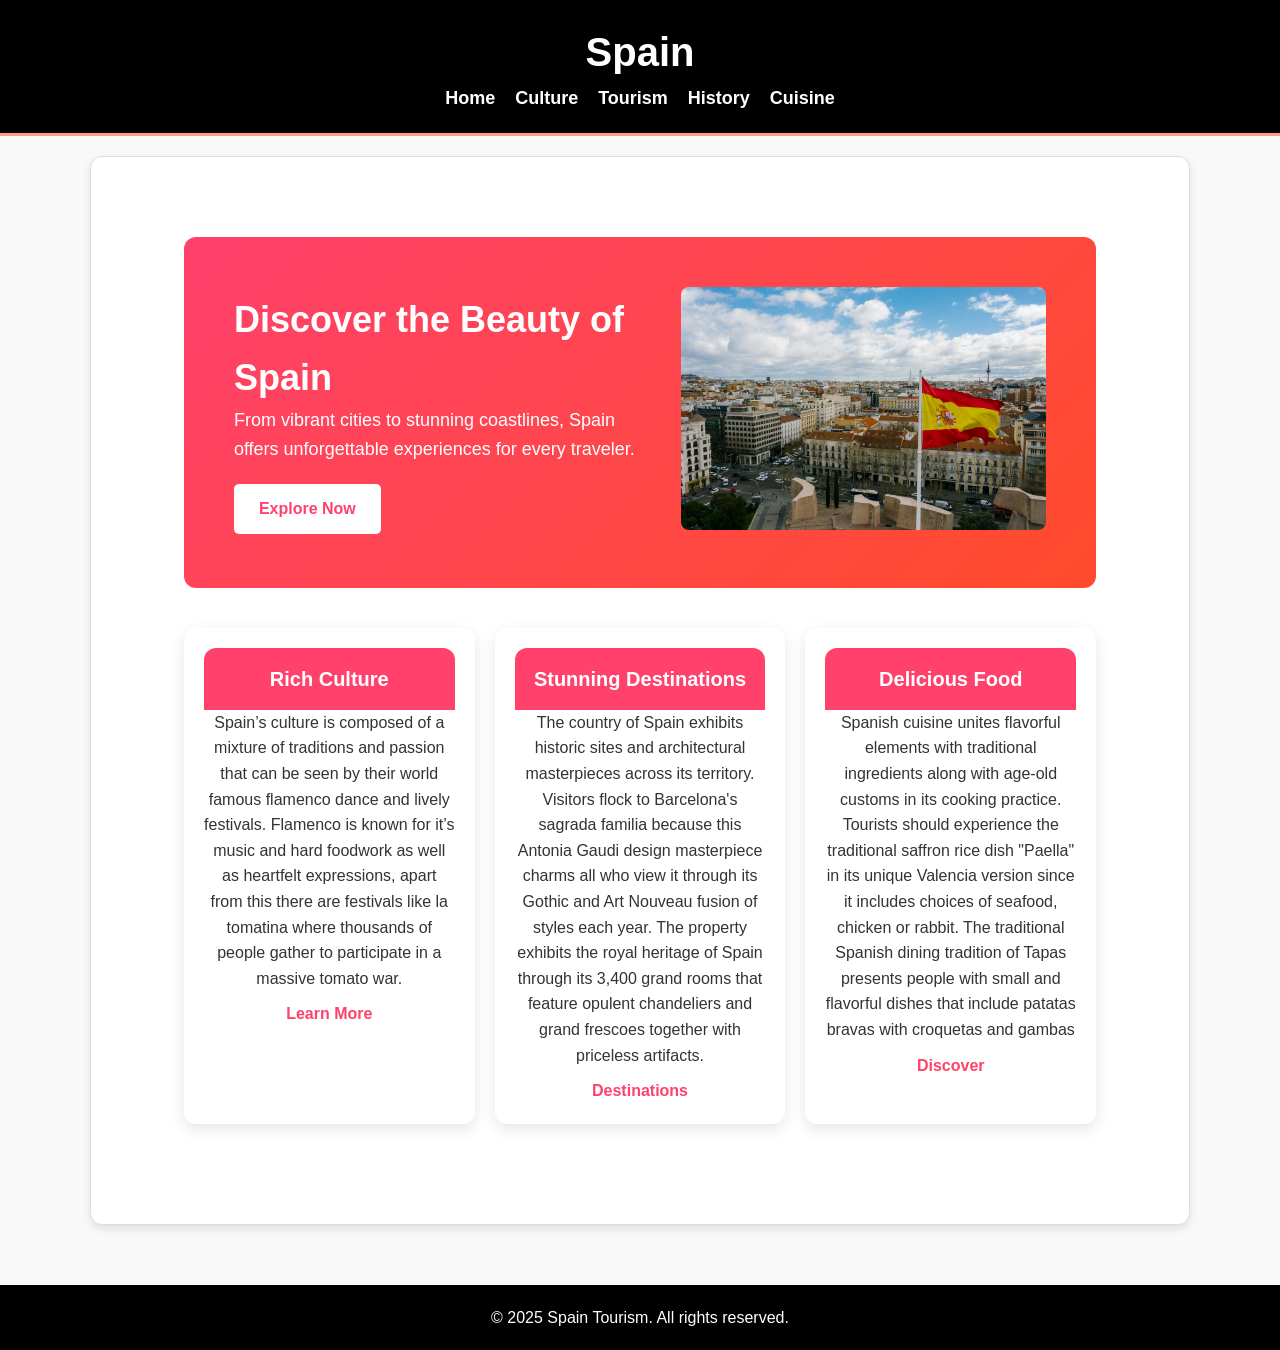
<file: pages/index.html>
<!DOCTYPE html>
<html lang="en">
<head>
    <meta charset="UTF-8">
    <meta name="viewport" content="width=device-width, initial-scale=1.0">
    <title>Spain | Discover Spain</title>
    <link rel="stylesheet" href="../css/styles.css">

<body>
    <!-- Header Section -->
    <header class="header">
        <div class="container">
            <h1>Spain</h1>
            <nav>
                <ul class="nav-menu">
                    <li><a href="index.html">Home</a></li>
                    <li><a href="culture.html">Culture</a></li>
                    <li><a href="tourism.html">Tourism</a></li>
                    <li><a href="history.html">History</a></li>
                    <li><a href="cuisine.html">Cuisine</a></li>
                </ul>
            </nav>
        </div>
    </header>

    <div class="paper-container">
    <!-- Hero Section -->
    <main class="container">
        <section class="hero-section">
            <div class="hero-text">
                <h2>Discover the Beauty of Spain</h2>
                <p>From vibrant cities to stunning coastlines, Spain offers unforgettable experiences for every traveler.</p>
                <a href="../images/tourism.html" class="button">Explore Now</a>
            </div>
            <div class="hero-image">
                <img src="../images/spain-flag-city.jpg" alt="Beautiful Spanish landscape">
            </div>
        </section>

        <!-- Info Boxes Section -->
        <section class="info-section">
            <div class="info-container">
                <!-- Culture Box -->
                <div class="info-box">
                    <h2 class="info-title">Rich Culture</h2>
                    <p>Spain’s culture is composed of a mixture of traditions and passion that can be seen by their world famous flamenco dance and lively festivals. Flamenco is known for it’s music and hard foodwork as well as heartfelt expressions, apart from this there are festivals like la tomatina where thousands of people gather to participate in a massive tomato war.
                    </p>
                    <a href="culture.html" class="info-button">Learn More</a>
                </div>

                <!-- Destinations Box -->
                <div class="info-box">
                    <h2 class="info-title">Stunning Destinations</h2>
                    <p>The country of Spain exhibits historic sites and architectural masterpieces across its territory. Visitors flock to Barcelona's sagrada familia because this Antonia Gaudi design masterpiece charms all who view it through its Gothic and Art Nouveau fusion of styles each year. The property exhibits the royal heritage of Spain through its 3,400 grand rooms that feature opulent chandeliers and grand frescoes together with priceless artifacts.</p>
                    <a href="tourism.html" class="info-button">Destinations</a>
                </div>

                <!-- Food Box -->
                <div class="info-box">
                    <h2 class="info-title">Delicious Food</h2>
                    <p>Spanish cuisine unites flavorful elements with traditional ingredients along with age-old customs in its cooking practice. Tourists should experience the traditional saffron rice dish "Paella" in its unique Valencia version since it includes choices of seafood, chicken or rabbit. The traditional Spanish dining tradition of Tapas presents people with small and flavorful dishes that include patatas bravas with croquetas and gambas </p>
                    <a href="cuisine.html" class="info-button">Discover</a>
                </div>
            </div>
        </section>
    </main>
</div>
    <!-- Footer -->
    <footer class="footer">
        <p>&copy; 2025 Spain Tourism. All rights reserved.</p>
    </footer>
</body>
</html>
</file>
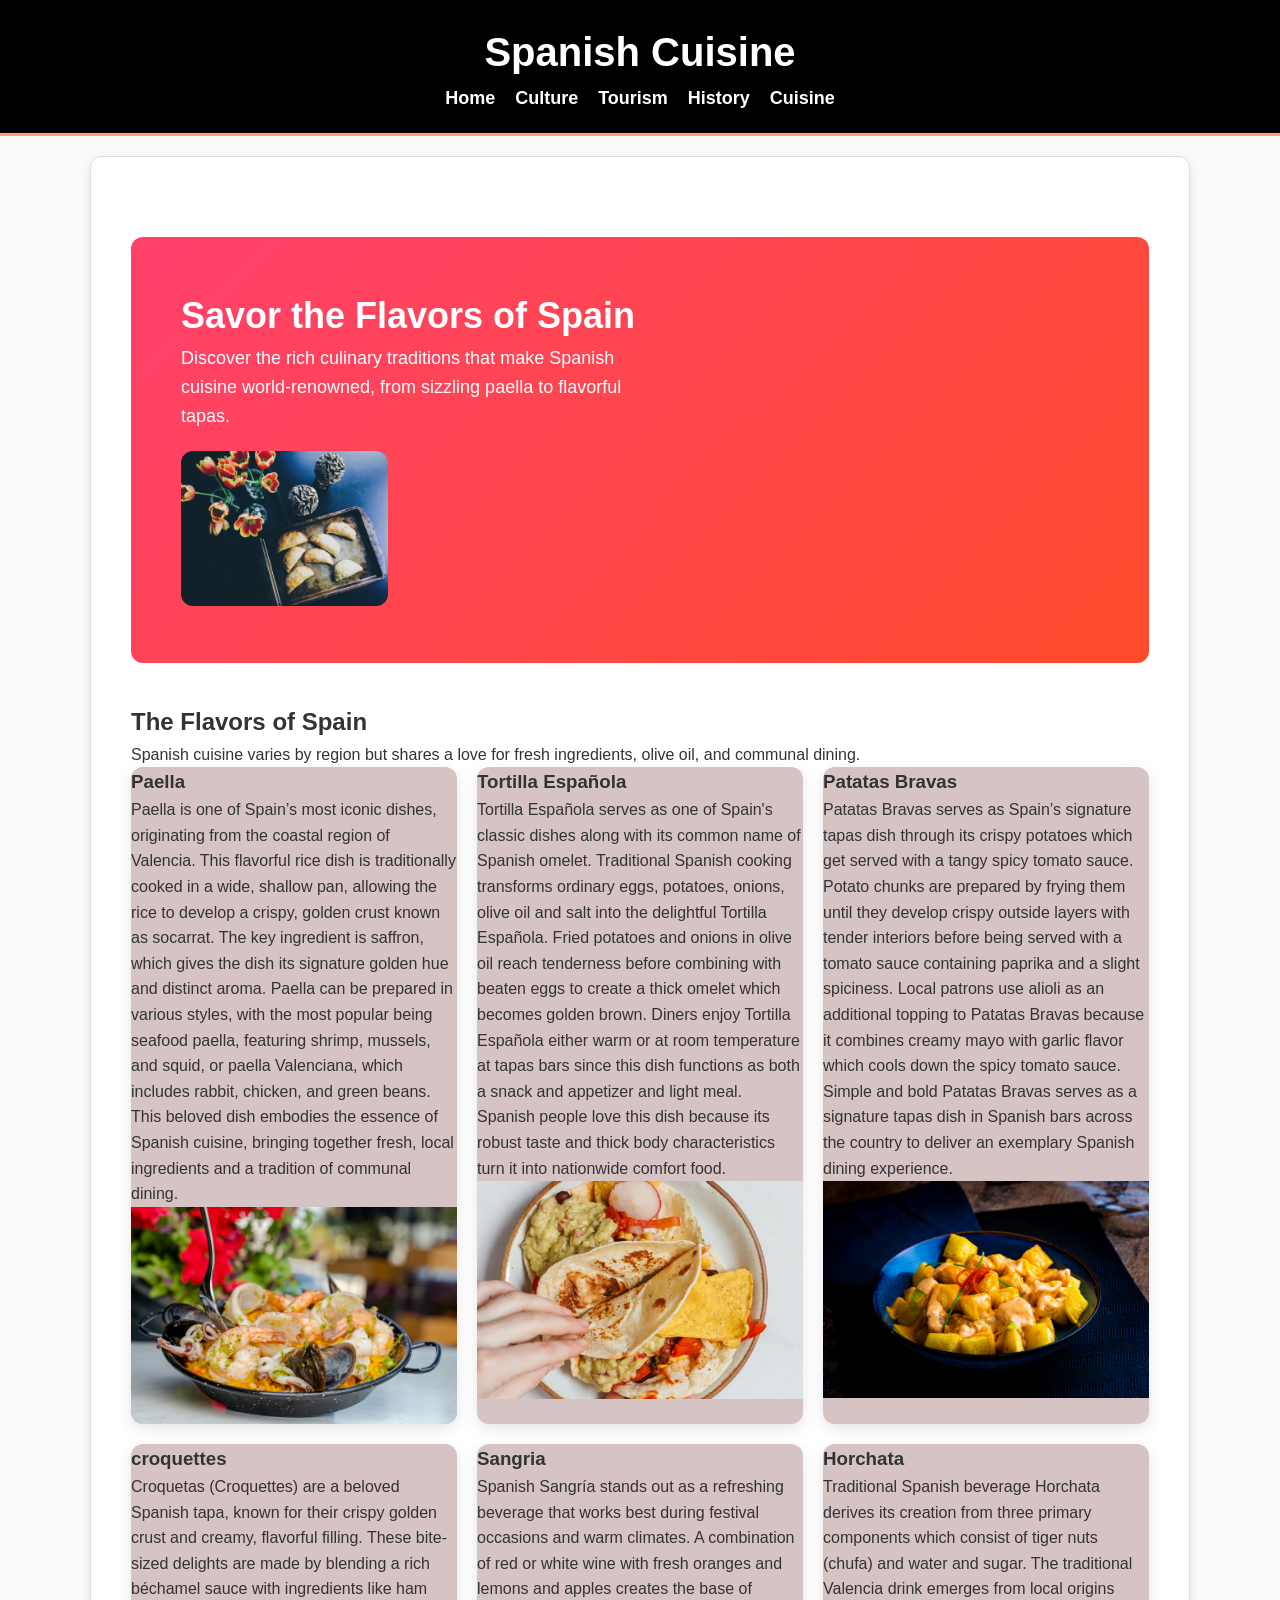
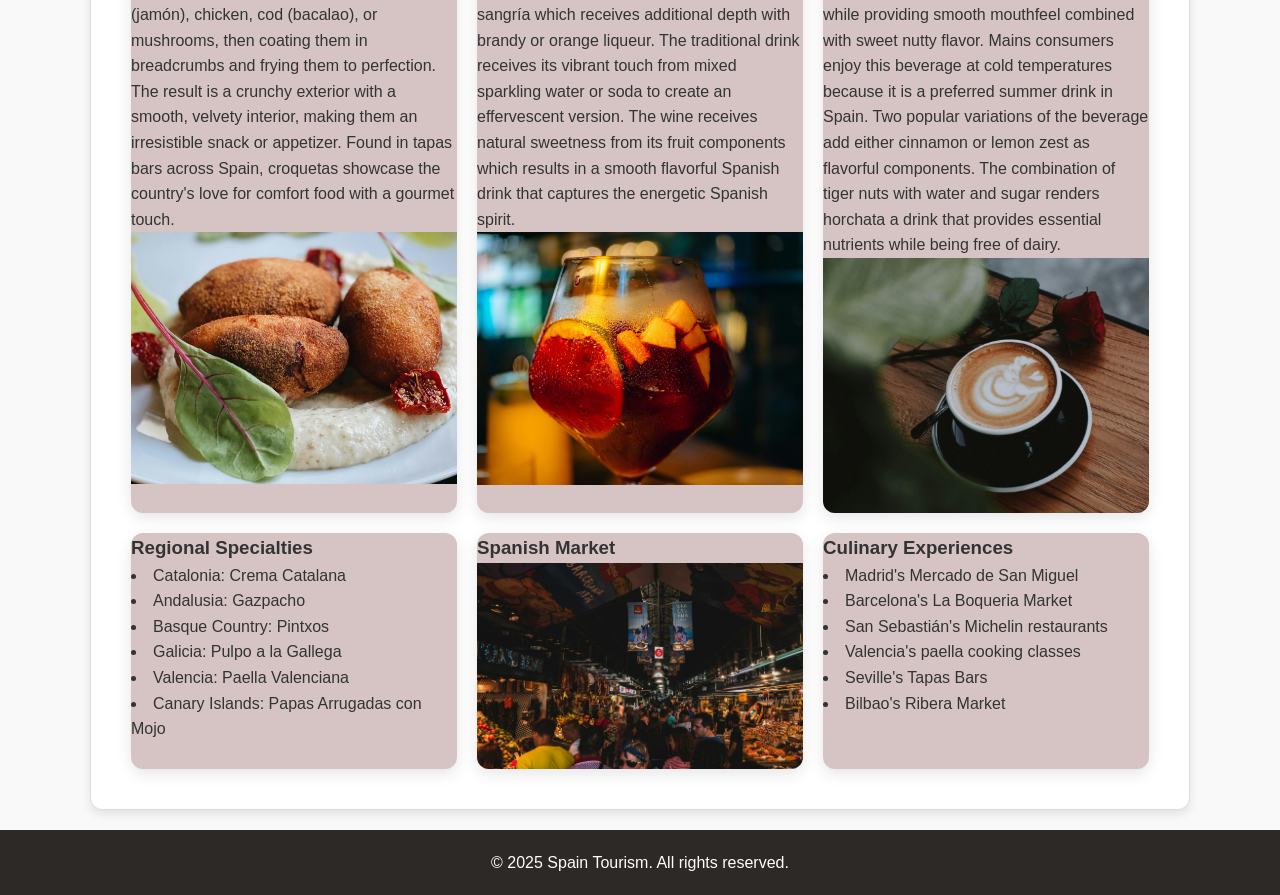
<file: pages/cuisine.html>
<!DOCTYPE html>
<html lang="en">
<head>
    <meta charset="UTF-8">
    <meta name="viewport" content="width=device-width, initial-scale=1.0">
    <title>Spanish Cuisine | Discover Spain</title>
    <link rel="stylesheet" href="../css/styles.css">
</head>
<body>

    <!-- Main Page Content -->
    <header class="header">
        
    <div class="container">
        
            <h1>Spanish Cuisine</h1>
            <nav>
                <ul>
                    <li><a href="index.html">Home</a></li>
                    <li><a href="culture.html">Culture</a></li>
                    <li><a href="tourism.html">Tourism</a></li>
                    <li><a href="history.html">History</a></li>
                    <li><a href="cuisine.html">Cuisine</a></li>
                </ul>
            </nav>
        </header>
        <div class="paper-container">
        <main>
            <!-- Hero Section -->
            <section class="hero-section">
                <div class="hero-text">
                    <h2>Savor the Flavors of Spain</h2>
                    <p>Discover the rich culinary traditions that make Spanish cuisine world-renowned, from sizzling paella to flavorful tapas.</p>
                    <img src="../images/pexels-abbykihano-230125.jpg" alt="Historical Spanish architecture" class="hero-image">
            
                </div>
                
            </section>

            <!-- Cuisine Content Section -->
            <section id="culinary-journey" class="content-section">
                <div class="about-spain">
                    <h2>    The Flavors of Spain</h2>
                    <p> Spanish cuisine varies by region but shares a love for fresh ingredients, olive oil, and communal dining.</p>
                </div>


                <div class="highlights">
                    <div class="highlight card">
                        <h3>    Paella</h3>
                        <ul>
                            <li>Paella is one of Spain’s most iconic dishes, originating from the coastal region of Valencia. This flavorful rice dish is traditionally cooked in a wide, shallow pan, allowing the rice to develop a crispy, golden crust known as socarrat. The key ingredient is saffron, which gives the dish its signature golden hue and distinct aroma. Paella can be prepared in various styles, with the most popular being seafood paella, featuring shrimp, mussels, and squid, or paella Valenciana, which includes rabbit, chicken, and green beans. This beloved dish embodies the essence of Spanish cuisine, bringing together fresh, local ingredients and a tradition of communal dining.</li>
                            <img src="../images/pexels-jdgromov-12419160.jpg" alt="Spanish paella" class="highlight-image">
                         </ul>
                    </div>
                    
                
                <!-- Destination Highlights -->
                <div class="highlights">
                    <div class="highlight card">
                        <h3>    Tortilla Española</h3>
                        <ul>
                        <li>Tortilla Española serves as one of Spain's classic dishes along with its common name of Spanish omelet. Traditional Spanish cooking transforms ordinary eggs, potatoes, onions, olive oil and salt into the delightful Tortilla Española. Fried potatoes and onions in olive oil reach tenderness before combining with beaten eggs to create a thick omelet which becomes golden brown. Diners enjoy Tortilla Española either warm or at room temperature at tapas bars since this dish functions as both a snack and appetizer and light meal. Spanish people love this dish because its robust taste and thick body characteristics turn it into nationwide comfort food.
                        </li>
                        <img src="../images/pexels-polina-tankilevitch-5848700.jpg" alt="Spanish paella" class="highlight-image">
                     </ul>
                    </div>
                </div>
                    <div class="highlight card">
                        <h3>    Patatas Bravas</h3>
                        <ul>
                            <li>Patatas Bravas serves as Spain’s signature tapas dish through its crispy potatoes which get served with a tangy spicy tomato sauce. Potato chunks are prepared by frying them until they develop crispy outside layers with tender interiors before being served with a tomato sauce containing paprika and a slight spiciness. Local patrons use alioli as an additional topping to Patatas Bravas because it combines creamy mayo with garlic flavor which cools down the spicy tomato sauce. Simple and bold Patatas Bravas serves as a signature tapas dish in Spanish bars across the country to deliver an exemplary Spanish dining experience.
                            </li>
                            <img src="../images/pexels-nano-erdozain-120534369-28490824.jpg" alt="Spanish tapas" class="highlight-image">
                                                 
                        </ul>
                    </div>
                
                    <div class="highlight card">
                        <h3>    croquettes</h3>
                        <ul>
                            <li>Croquetas (Croquettes) are a beloved Spanish tapa, known for their crispy golden crust and creamy, flavorful filling. These bite-sized delights are made by blending a rich béchamel sauce with ingredients like ham (jamón), chicken, cod (bacalao), or mushrooms, then coating them in breadcrumbs and frying them to perfection. The result is a crunchy exterior with a smooth, velvety interior, making them an irresistible snack or appetizer. Found in tapas bars across Spain, croquetas showcase the country's love for comfort food with a gourmet touch.
                            </li>
                            <img src="../images/pexels-valeriya-kobzar-42371713-7505105.jpg" alt="Spanish tapas" class="highlight-image">
                            
                        </ul>
                      
                    </div>
                    
                    <div class="highlight card">
                        <h3>    Sangria</h3>
                        <ul>
                            <li>Spanish Sangría stands out as a refreshing beverage that works best during festival occasions and warm climates. A combination of red or white wine with fresh oranges and lemons and apples creates the base of sangría which receives additional depth with brandy or orange liqueur. The traditional drink receives its vibrant touch from mixed sparkling water or soda to create an effervescent version. The wine receives natural sweetness from its fruit components which results in a smooth flavorful Spanish drink that captures the energetic Spanish spirit. </li>
                            <img src="../images/pexels-alec-29799870.jpg" alt="Spanish drinks" class="highlight-image">
                           
                            
                        </ul>
                  
                    </div>
    
                    <div class="highlight card">
                        <h3>    Horchata</h3>
                        <ul>
                            <li>
                                Traditional Spanish beverage Horchata derives its creation from three primary components which consist of tiger nuts (chufa) and water and sugar. The traditional Valencia drink emerges from local origins while providing smooth mouthfeel combined with sweet nutty flavor. Mains consumers enjoy this beverage at cold temperatures because it is a preferred summer drink in Spain. Two popular variations of the beverage add either cinnamon or lemon zest as flavorful components. The combination of tiger nuts with water and sugar renders horchata a drink that provides essential nutrients while being free of dairy.   </li>
                            <img src="../images/pexels-wancukz-1000433.jpg" alt="Spanish drinks" class="highlight-image">
                        </ul>
                    </div>

                <!-- Regional Cuisines -->
                
                <div class="highlight card">
                    <h3>    Regional Specialties</h3>
                    
                        <li>Catalonia: Crema Catalana</li>
                            <li>Andalusia: Gazpacho</li>
                            <li>Basque Country: Pintxos</li>
                            <li>Galicia: Pulpo a la Gallega</li>
                        <li>Valencia: Paella Valenciana</li>
                            <li>Canary Islands: Papas Arrugadas con Mojo</li> 
                    
                </div>
                <div class="highlight card">
                    <h3>    Spanish Market</h3>
                    <img src="../images/pexels-chaitaastic-2031992.jpg" alt="Spanish market" class="highlight-image">
                       
                </div>

                <div class="highlight card">
                    <h3>Culinary Experiences</h3>
                        <li>Madrid's Mercado de San Miguel</li>
                        <li>Barcelona's La Boqueria Market</li>
                        <li>San Sebastián's Michelin restaurants</li>
                        <li>Valencia's paella cooking classes</li>                   
                        <li>Seville's Tapas Bars </li>
                        <li>Bilbao's Ribera Market </li>
                        </div>

            </section>
        </main>
    </div>
</div>
    <!-- Footer Section -->
    <footer>
        <p>&copy; 2025 Spain Tourism. All rights reserved.</p>
    </footer>
</body>
</html>
</file>
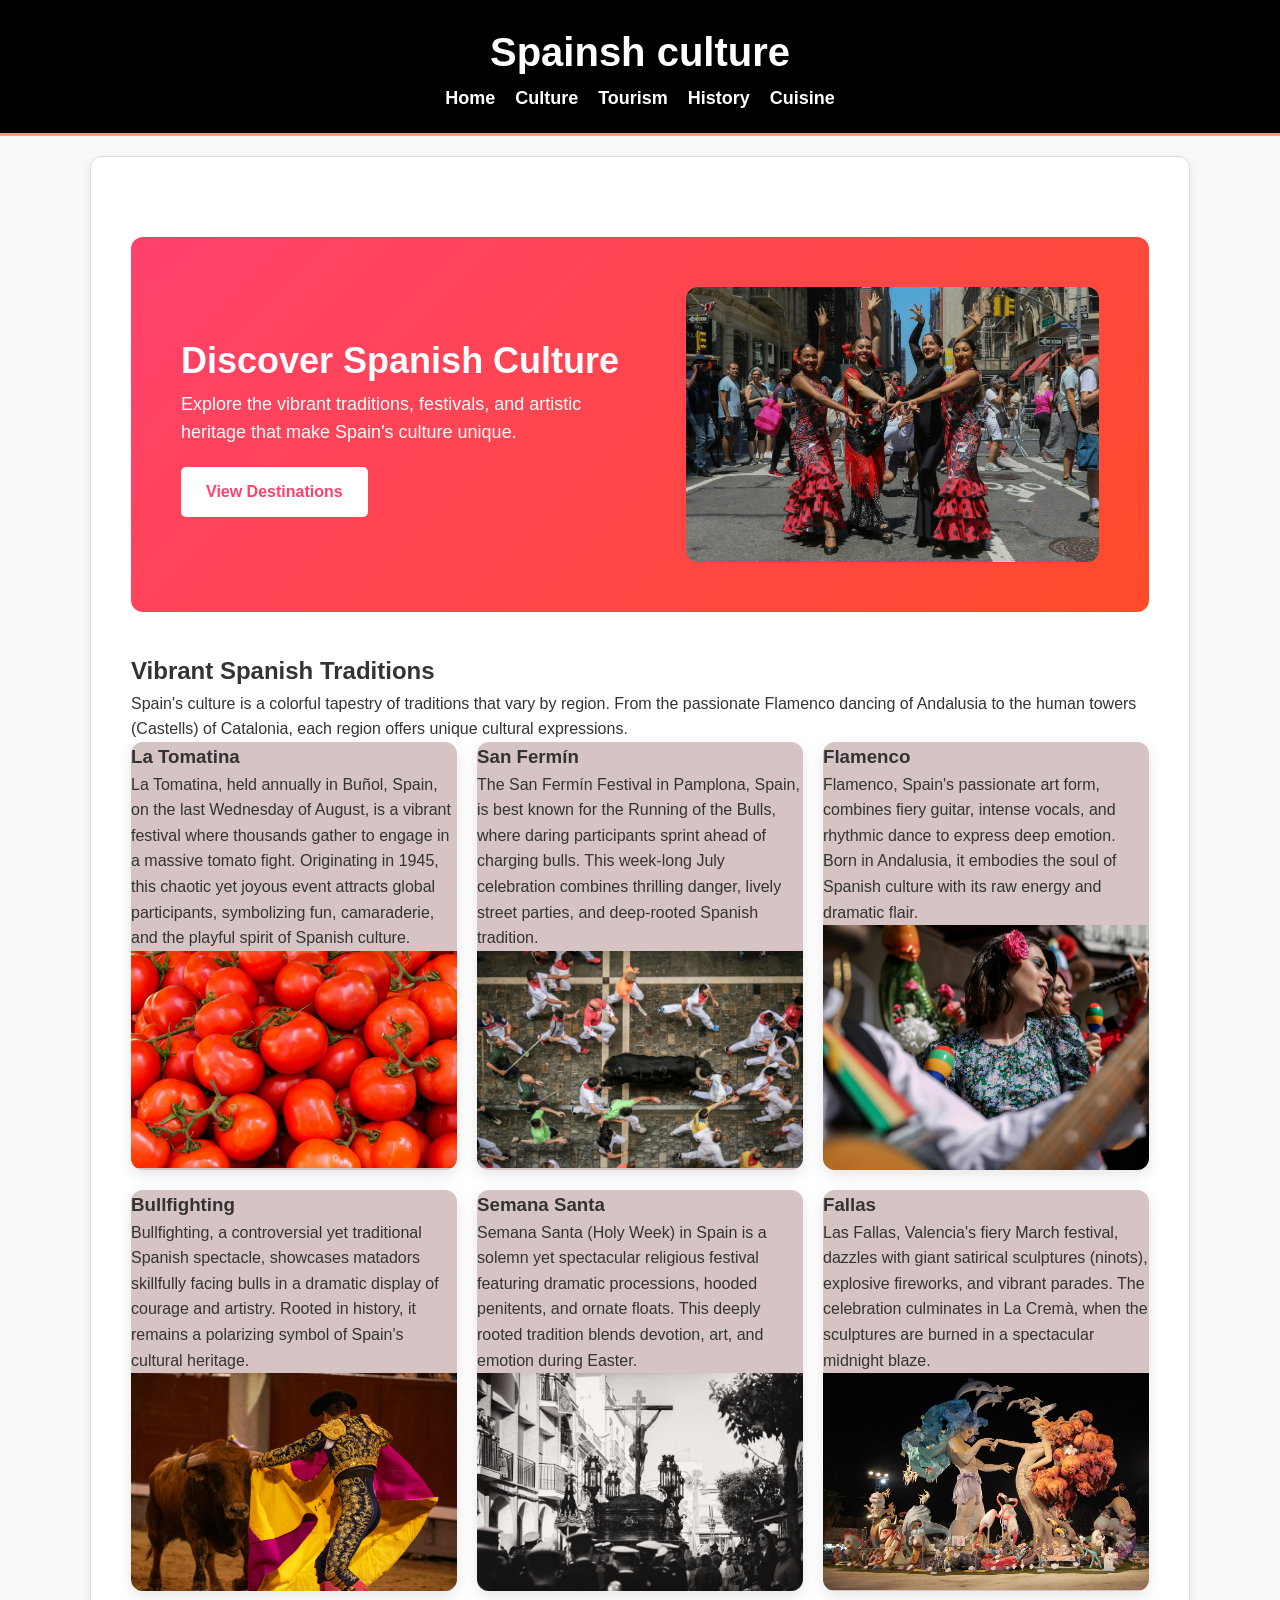
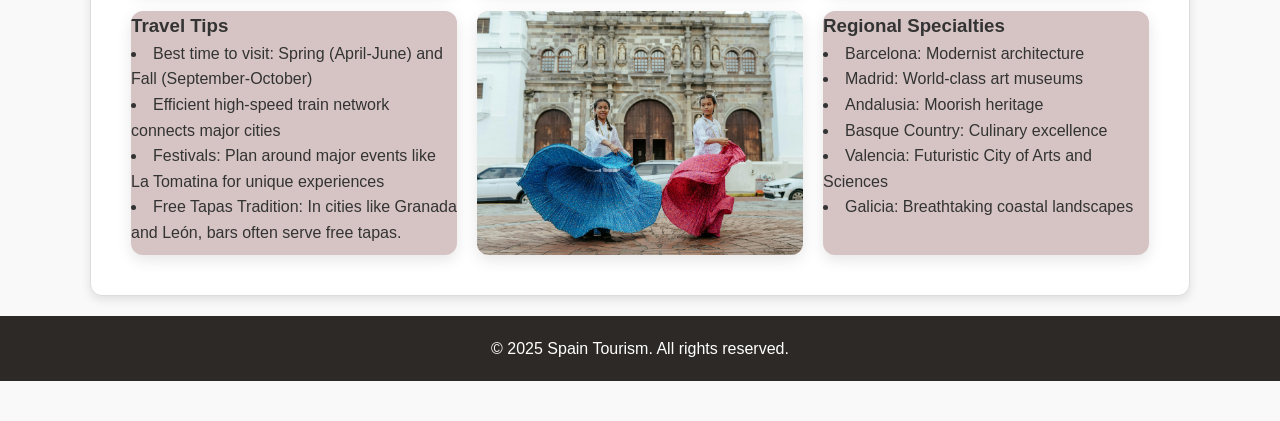
<file: pages/culture.html>
<!DOCTYPE html>
<html lang="en">
<head>
    <meta charset="UTF-8">
    <meta name="viewport" content="width=device-width, initial-scale=1.0">
    <title>Spanish Culture | Discover Spain</title>
    <link rel="stylesheet" href="../css/styles.css">
</head>
<body>
    <header class="header">
        
        <div class="container">
        <h1>Spainsh culture</h1>
        <nav>
            <ul>
                <li><a href="index.html">Home</a></li>
                <li><a href="culture.html">Culture</a></li>
                <li><a href="tourism.html">Tourism</a></li>
                <li><a href="history.html">History</a></li>
                <li><a href="cuisine.html">Cuisine</a></li>
            </ul>
        </nav>
    </header>
    <div class="paper-container">
    <main>
        <!-- Hero Section -->
        <section class="hero-section">
            <div class="hero-text">
                <h2>Discover Spanish Culture</h2>
                <p>Explore the vibrant traditions, festivals, and artistic heritage that make Spain's culture unique.</p>
                <a href="#destinations" class="button">View Destinations</a>
            </div>
            <img src="../images/pexels-followingnyc-12256858.jpg" alt="Flamenco dancers performing" class="hero-image">
        </section>

        <!-- Destinations Section -->
        <section id="culture-content " class="content-section">
            <div class="about-spain">
                <h2>Vibrant Spanish Traditions</h2>
                <p>Spain's culture is a colorful tapestry of traditions that vary by region. From the passionate Flamenco dancing of Andalusia to the human towers (Castells) of Catalonia, each region offers unique cultural expressions.</p>
            </div>
            
            <div class="highlights">
                <div class="highlight card">
                    <h3>La Tomatina</h3>
                    <ul>
                    <li>La Tomatina, held annually in Buñol, Spain, on the last Wednesday of August, is a vibrant festival where thousands gather to engage in a massive tomato fight. Originating in 1945, this chaotic yet joyous event attracts global participants, symbolizing fun, camaraderie, and the playful spirit of Spanish culture.</li>    
                    <img src="../images/pexels-pixabay-533280.jpg" alt="Spanish festival celebration" class="about-image">
                </ul>
                </div>
                
            
            <!-- Destination Highlights -->
            <div class="highlights">
                <div class="highlight card">
                    <h3>San Fermín </h3>
                    <ul>                        
                        <li>The San Fermín Festival in Pamplona, Spain, is best known for the Running of the Bulls, where daring participants sprint ahead of charging bulls. This week-long July celebration combines thrilling danger, lively street parties, and deep-rooted Spanish tradition.</li>
                        <img src="../images/bull race.jpg" alt="Spanish festival celebration" class="about-image">
                    </ul>
                </div>
            </div>
                <div class="highlight card">
                    <h3>Flamenco</h3>
                    <ul>
                        <li>Flamenco, Spain's passionate art form, combines fiery guitar, intense vocals, and rhythmic dance to express deep emotion. Born in Andalusia, it embodies the soul of Spanish culture with its raw energy and dramatic flair.</li>
                        <img src="../images/pexels-a-darmel-8159026.jpg" alt="Spanish traditions" class="about-image">
                    </ul>
                </div>
            
                <div class="highlight card">
                    <h3>Bullfighting</h3>
                    <ul>
                        <li>Bullfighting, a controversial yet traditional Spanish spectacle, showcases matadors skillfully facing bulls in a dramatic display of courage and artistry. Rooted in history, it remains a polarizing symbol of Spain's cultural heritage.</li>  
                    <img src="../images/pexels-miguel-cuenca-67882473-20772871.jpg" alt="Spanish architecture" class="about-image">
                    </ul>
                </div>
                
                <div class="highlight card">
                    <h3>Semana Santa</h3>
                    <ul>
                        <li>Semana Santa (Holy Week) in Spain is a solemn yet spectacular religious festival featuring dramatic processions, hooded penitents, and ornate floats. This deeply rooted tradition blends devotion, art, and emotion during Easter.</li>   
                    <img src="../images/pexels-alem-sanchez-182647-977663.jpg" alt="Spanish architecture" class="about-image">
                    </ul>
                </div>

                <div class="highlight card">
                    <h3>Fallas</h3>
                    <ul>
                        
                        <li>Las Fallas, Valencia's fiery March festival, dazzles with giant satirical sculptures (ninots), explosive fireworks, and vibrant parades. The celebration culminates in La Cremà, when the sculptures are burned in a spectacular midnight blaze.</li>   
                    <img src="../images/valencia-89570_1280.jpg" alt="Spanish architecture" class="about-image">
                    </ul>
                </div>


                
                <div class="highlight card">
            <!-- Additional Info Section -->
                
                    <h3>Travel Tips</h3>
                    
                        <li>Best time to visit: Spring (April-June) and Fall (September-October)</li>
                        <li>Efficient high-speed train network connects major cities</li>
                        <li>Festivals: Plan around major events like La Tomatina for unique experiences                   </li>
                        <li>Free Tapas Tradition: In cities like Granada and León, bars often serve free tapas.
                        </li>
                </div>
                <div class="highlight card">
                    <img src="../images/pexels-jibarofoto-18253293.jpg" alt="Spanish architecture" class="about-image">
                   
                </div>
                
                        <div class="highlight card">
                
                    <h3>Regional Specialties</h3>
                        <li>Barcelona: Modernist architecture</li>
                        <li>Madrid: World-class art museums</li>
                        <li>Andalusia: Moorish heritage</li>
                        <li>Basque Country: Culinary excellence</li>
                        <li>Valencia: Futuristic City of Arts and Sciences </li>
                        <li>Galicia: Breathtaking coastal landscapes</li>
                    </div>         
        </section>
    </main>
</div>
    <footer>
        <p>&copy; 2025 Spain Tourism. All rights reserved.</p>
    </footer>
</body>
</html>
    <main>
</file>
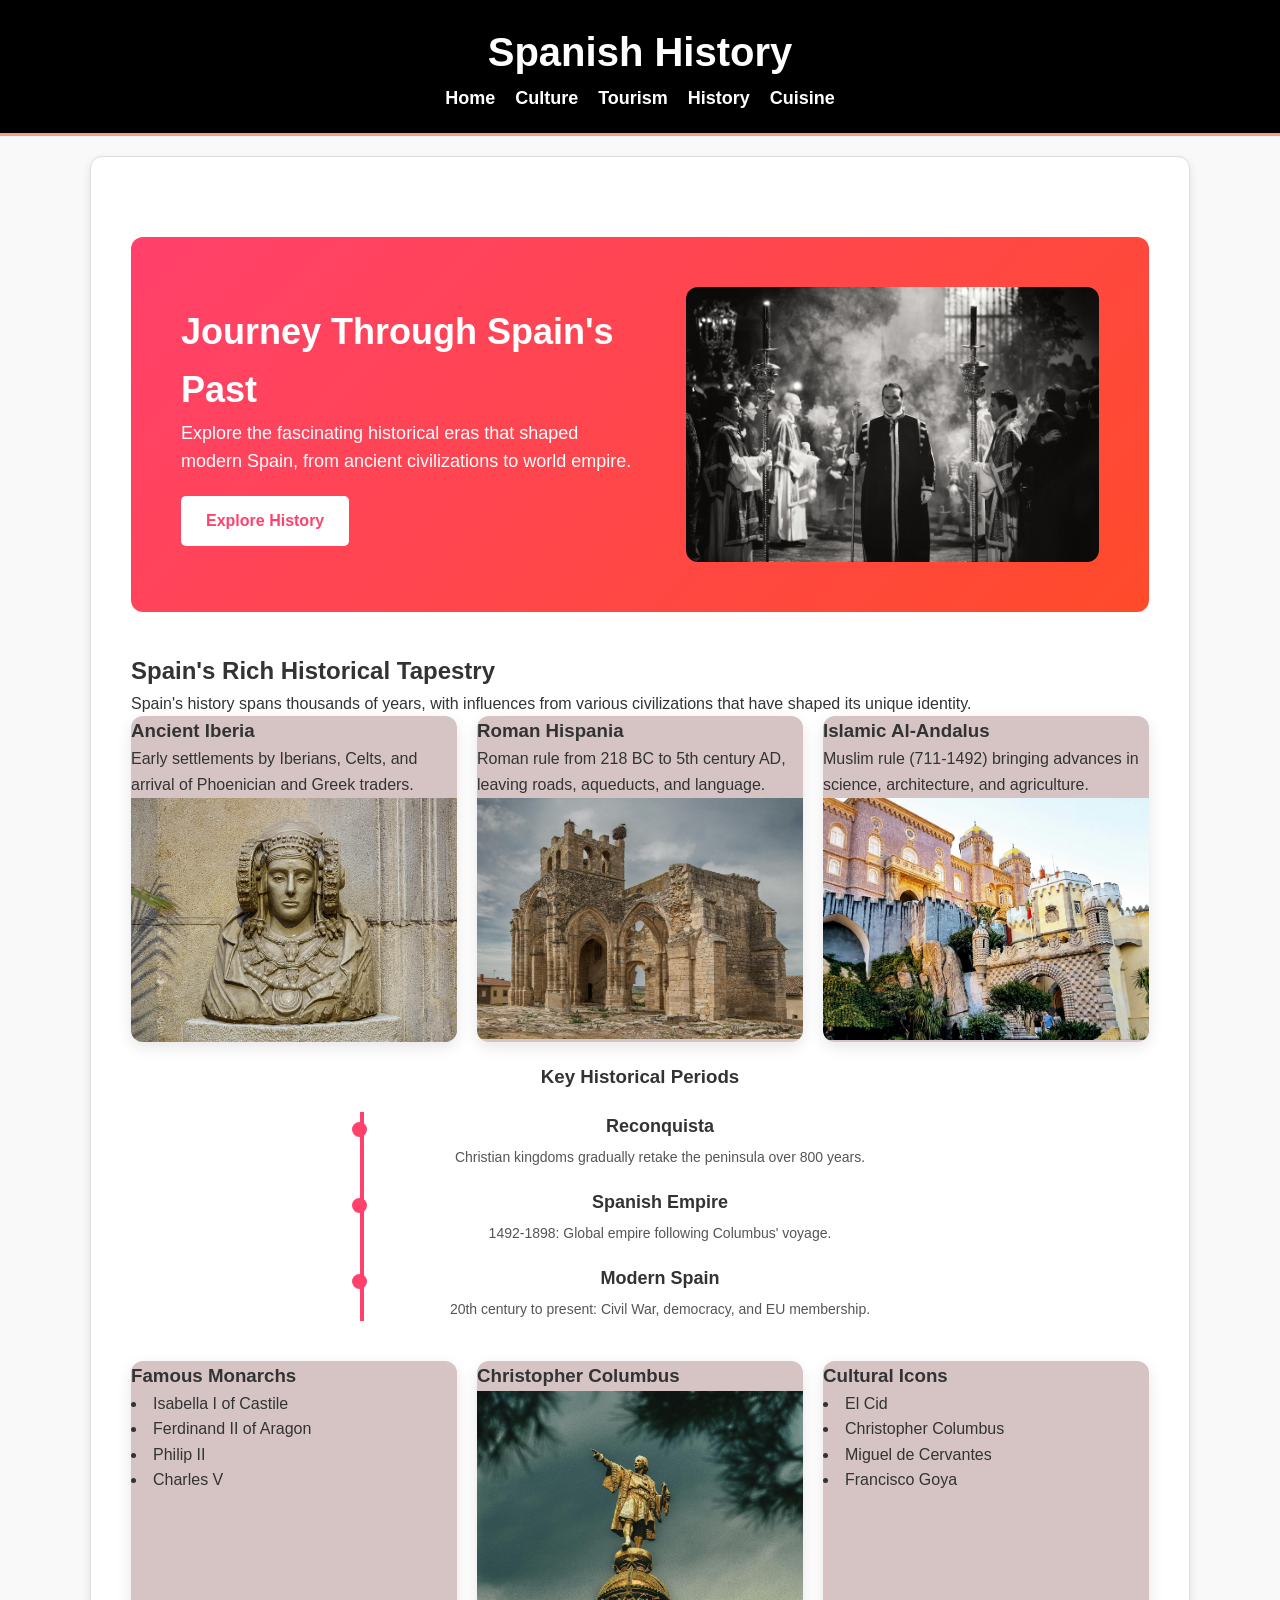
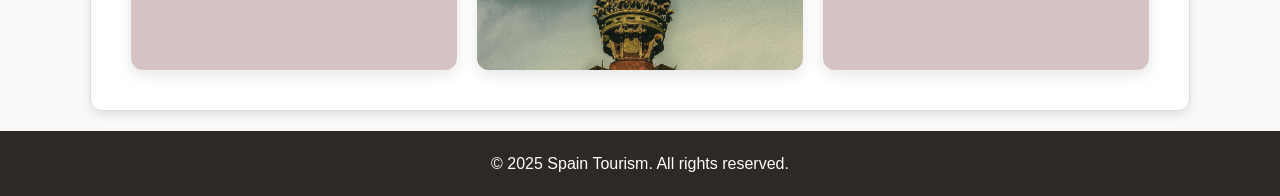
<file: pages/history.html>
<!DOCTYPE html>
<html lang="en">
<head>
    <meta charset="UTF-8">
    <meta name="viewport" content="width=device-width, initial-scale=1.0">
    <title>Spanish History | Discover Spain</title>
    <link rel="stylesheet" href="../css/styles.css">
</head>
<body>
    <header class="header">
        <div class="container">
            <h1>Spanish History</h1>
            <nav>
                <ul>
                    <li><a href="index.html">Home</a></li>
                    <li><a href="culture.html">Culture</a></li>
                    <li><a href="tourism.html">Tourism</a></li>
                    <li><a href="history.html">History</a></li>
                    <li><a href="cuisine.html">Cuisine</a></li>
                </ul>
            </nav>
        </div>
    </header>
    
    <div class="paper-container">
        <main>
            <!-- Hero Section -->
            <section class="hero-section">
                <div class="hero-text">
                    <h2>Journey Through Spain's Past</h2>
                    <p>Explore the fascinating historical eras that shaped modern Spain, from ancient civilizations to world empire.</p>
                    <a href="#history-content" class="button">Explore History</a>
                </div>
                <img src="../images/pexels-alem-sanchez-182647-977645.jpg" alt="Historical Spanish architecture" class="hero-image">
            </section>

            <!-- History Content Section -->
            <section id="history-content" class="content-section">
                <div class="about-spain">
                    <h2>Spain's Rich Historical Tapestry</h2>
                    <p>Spain's history spans thousands of years, with influences from various civilizations that have shaped its unique identity.</p>
                </div>

                <!-- Historical Periods Cards -->
                <div class="highlights">
                    <div class="highlight card">
                        <h3>Ancient Iberia</h3>
                        <p>Early settlements by Iberians, Celts, and arrival of Phoenician and Greek traders.</p>
                        <img src="../images/pexels-matoga-15071216.jpg" alt="Ancient Iberian artifacts" class="highlight-image">
                    </div>
                    
                    <div class="highlight card">
                        <h3>Roman Hispania</h3>
                        <p>Roman rule from 218 BC to 5th century AD, leaving roads, aqueducts, and language.</p>
                        <img src="../images/pexels-francisco-fernandez-252432250-13636973.jpg" alt="Roman ruins in Spain" class="highlight-image">
                    </div>
                    
                    <div class="highlight card">
                        <h3>Islamic Al-Andalus</h3>
                        <p>Muslim rule (711-1492) bringing advances in science, architecture, and agriculture.</p>
                        <img src="../images/pexels-daniel-1547735.jpg" alt="Moorish architecture" class="highlight-image">
                    </div>
                </div>

                <!-- Timeline Section -->
                <div class="timeline-section">
                    <h3>Key Historical Periods</h3>
                    <div class="timeline">
                        <div class="timeline-item">
                            <h4>Reconquista</h4>
                            <p>Christian kingdoms gradually retake the peninsula over 800 years.</p>
                        </div>
                        
                        <div class="timeline-item">
                            <h4>Spanish Empire</h4>
                            <p>1492-1898: Global empire following Columbus' voyage.</p>
                        </div>
                        
                        <div class="timeline-item">
                            <h4>Modern Spain</h4>
                            <p>20th century to present: Civil War, democracy, and EU membership.</p>
                        </div>
                    </div>
                </div>

                <!-- Historical Figures -->
                <div class="highlights">
                    <div class="highlight card">
                        <h3>Famous Monarchs</h3>
                       

                            <li>Isabella I of Castile</li>
                            <li>Ferdinand II of Aragon</li>
                            <li>Philip II</li>
                            <li>Charles V</li>
                       
                    </div>
                    
                    <div class="highlight card">
                        <h3>Christopher Columbus</h3>
                        <img src="../images/pexels-steffen-ruhlmann-602688969-30883231.jpg" alt="Spanish market" class="highlight-image">
                    </div>
                    
                    <div class="highlight card">
                        <h3>Cultural Icons</h3>
                        
                            <li>El Cid</li>
                            <li>Christopher Columbus</li>
                            <li>Miguel de Cervantes</li>
                            <li>Francisco Goya</li>
                        
                    </div>
                </div>
            </section>
        </main>
    </div>
    
    <footer>
        <p>&copy; 2025 Spain Tourism. All rights reserved.</p>
    </footer>
</body>
</html>
</file>
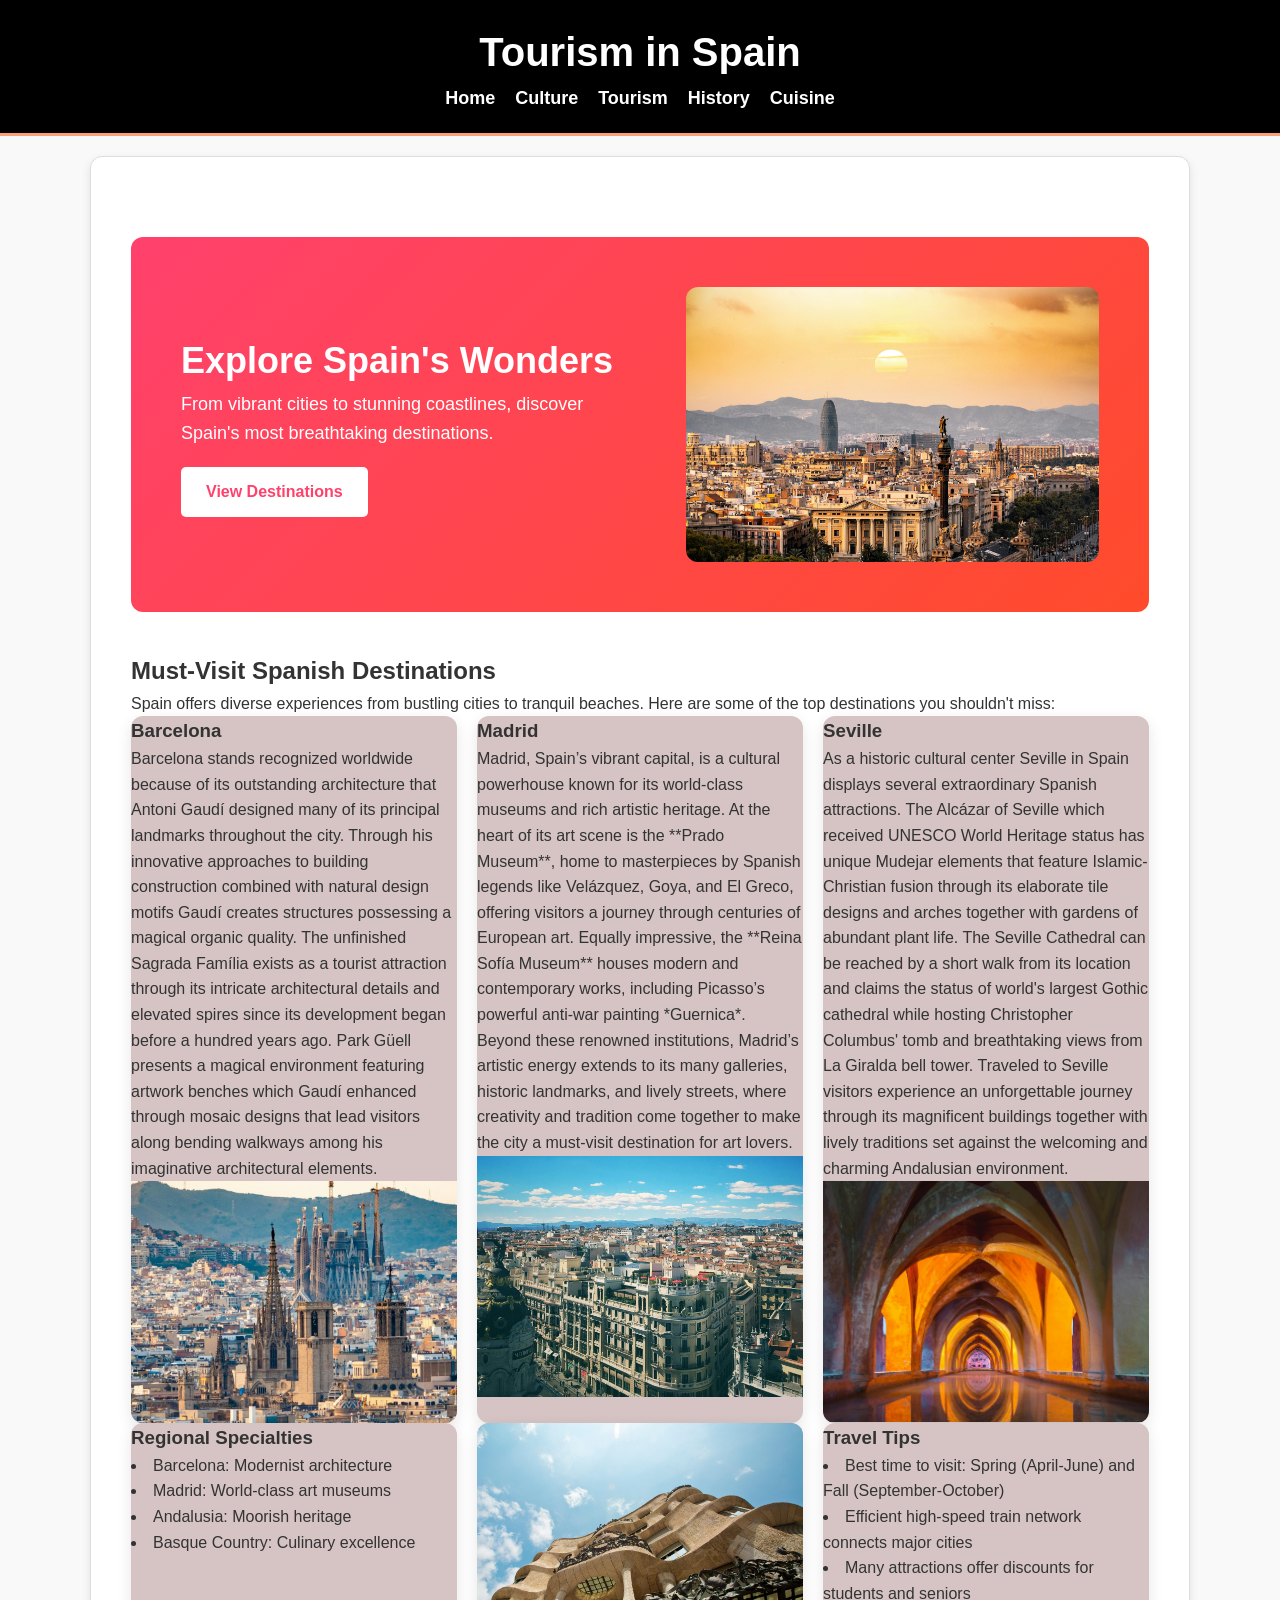
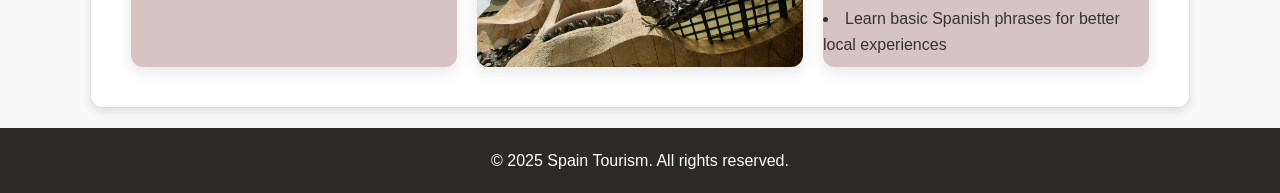
<file: pages/tourism.html>
<!DOCTYPE html>
<html lang="en">
<head>
    <meta charset="UTF-8">
    <meta name="viewport" content="width=device-width, initial-scale=1.0">
    <title>Spanish Tourism | Discover Spain</title>
    <link rel="stylesheet" href="../css/styles.css">
</head>
<body>
    <header class="header">
        <div class="container">
            <h1>Tourism in Spain</h1>
            <nav>
                <ul>
                    <li><a href="index.html">Home</a></li>
                    <li><a href="culture.html">Culture</a></li>
                    <li><a href="tourism.html">Tourism</a></li>
                    <li><a href="history.html">History</a></li>
                    <li><a href="cuisine.html">Cuisine</a></li>
                </ul>
            </nav>
        </div>
    </header>
    
    <div class="paper-container">
        <main>
            <!-- Hero Section -->
            <section class="hero-section">
                <div class="hero-text">
                    <h2>Explore Spain's Wonders</h2>
                    <p>From vibrant cities to stunning coastlines, discover Spain's most breathtaking destinations.</p>
                    <a href="#destinations" class="button">View Destinations</a>
                </div>
                <img src="../images/spain-city.jpg" alt="Beautiful Spanish landscape" class="hero-image">
            </section>

            <!-- Destinations Section -->
            <section id="destinations" class="content-section">
                <div class="about-spain">
                    <h2>Must-Visit Spanish Destinations</h2>
                    <p>Spain offers diverse experiences from bustling cities to tranquil beaches. Here are some of the top destinations you shouldn't miss:</p>
                </div>

                <!-- Destination Highlights -->
                <div class="highlights">
                    <div class="highlight card">
                        <h3>Barcelona</h3>
                        <p>Barcelona stands recognized worldwide because of its outstanding architecture that Antoni Gaudí designed many of its principal landmarks throughout the city. Through his innovative approaches to building construction combined with natural design motifs Gaudí creates structures possessing a magical organic quality. The unfinished Sagrada Família exists as a tourist attraction through its intricate architectural details and elevated spires since its development began before a hundred years ago. Park Güell presents a magical environment featuring artwork benches which Gaudí enhanced through mosaic designs that lead visitors along bending walkways among his imaginative architectural elements.      </p>
                        <img src="../images/pexels-apasaric-1386444.jpg" alt="Barcelona skyline" class="highlight-image">
                    </div>

                    <div class="highlight card">
                        <h3>Madrid</h3>
                        <p>Madrid, Spain’s vibrant capital, is a cultural powerhouse known for its world-class museums and rich artistic heritage. At the heart of its art scene is the **Prado Museum**, home to masterpieces by Spanish legends like Velázquez, Goya, and El Greco, offering visitors a journey through centuries of European art. Equally impressive, the **Reina Sofía Museum** houses modern and contemporary works, including Picasso’s powerful anti-war painting *Guernica*. Beyond these renowned institutions, Madrid’s artistic energy extends to its many galleries, historic landmarks, and lively streets, where creativity and tradition come together to make the city a must-visit destination for art lovers.</p>
                        <img src="../images/pexels-abhishek-verma-209130-670261 - Copy.jpg" alt="Madrid city view" class="highlight-image">
                    </div> 

                    <div class="highlight card">
                        <h3>Seville</h3>
                        <p>As a historic cultural center Seville in Spain displays several extraordinary Spanish attractions. The Alcázar of Seville which received UNESCO World Heritage status has unique Mudejar elements that feature Islamic-Christian fusion through its elaborate tile designs and arches together with gardens of abundant plant life. The Seville Cathedral can be reached by a short walk from its location and claims the status of world's largest Gothic cathedral while hosting Christopher Columbus' tomb and breathtaking views from La Giralda bell tower. Traveled to Seville visitors experience an unforgettable journey through its magnificent buildings together with lively traditions set against the welcoming and charming Andalusian environment.              </p>
                        <img src="../images/pexels-tyler-hendy-9620-52062 - Copy.jpg" alt="Seville city view" class="highlight-image">
                    </div>
                </div>
                

                                <!-- Destination Highlights -->
                                <div class="highlights">
                                    <div class="highlight card">
                                        <h3>Regional Specialties</h3>
                                        <li>Barcelona: Modernist architecture</li>
                                        <li>Madrid: World-class art museums</li>
                                        <li>Andalusia: Moorish heritage</li>
                                        <li>Basque Country: Culinary excellence</li>
                                    
                                </div>
                
                                    <div class="highlight card">
                                        <img src="../images/pexels-tyler-hendy-9620-175934.jpg" alt="Seville city view" class="highlight-image">
                                    </div> 
                
                                    <div class="highlight card">
                                        <h3>Travel Tips</h3>
                        
                                        <li>Best time to visit: Spring (April-June) and Fall (September-October)</li>
                                        <li>Efficient high-speed train network connects major cities</li>
                                        <li>Many attractions offer discounts for students and seniors</li>
                                        <li>Learn basic Spanish phrases for better local experiences</li>
                                     </div>
                                </div>
               
                    
            </section>
        </main>
    </div>

    <footer>
        <p>&copy; 2025 Spain Tourism. All rights reserved.</p>
    </footer>
</body>
</html>
</file>
<file: css/styles.css>
/* General Reset and Base Styles */
* {
    margin: 0;
    padding: 0;
    box-sizing: border-box;
}
body, html {
    margin: 0;
    padding: 0;
    box-sizing: border-box;
}

:root {
    --primary-color: #f76c5e;
    --secondary-color: #ff9e7d;
    --background-light: #f4f4f4;
    --background-dark: #2d2926;
    --text-light: #fff;
    --text-dark: #333;
    --border-radius: 12px;
    
.header {
        background-color: #000;
        color: white;
        padding: 20px;
        text-align: center;
        width: 100%;
        border-bottom: 3px solid var(--secondary-color);
    }

.nav-menu {
    list-style: none;
    padding: 0;
    display: flex;
    justify-content: center;
    gap: 20px;
}

.nav-menu li {
    display: inline;
}

.nav-menu a {
    text-decoration: none;
    color: white;
    font-weight: bold;
    transition: 0.3s ease;
}

.nav-menu a:hover {
    color: #ff4b2b;
}
header h1 {
    font-size: clamp(24px, 5vw, 40px);
    font-weight: 700;
}

nav ul {
    list-style: none;
    display: flex;
    justify-content: center;
    gap: 20px;
    padding: 0;
}

nav ul li {
    list-style: none;
}

nav ul li a {
    color: var(--text-light);
    text-decoration: none;
    font-size: 18px;
    font-weight: 600;
    transition: color 0.3s ease-in-out;
}

nav ul li a:hover {
    color: var(--primary-color);
}
.paper-container {
    width: 90%; /* Adjust width */
    max-width: 1100px; /* Limit max width */
    background: #fff; /* White background */
    padding: 20px;
    margin: 20px auto; /* Center it */
    border-radius: 12px; /* Soft corners */
    box-shadow: 0 4px 10px rgba(0, 0, 0, 0.1); /* Subtle shadow */
    border: 1px solid #ddd; /* Light border like paper */
}




body {
    font-family: 'Poppins', sans-serif;
    background-color: var(--background-light);
    color: var(--text-dark);
    line-height: 1.6;
    display: flex;
    justify-content: center;
    align-items: center;
    min-height: 100vh;
    padding: 20px;
}

/* Container Styling */
.page-container {
    width: 90%;
    max-width: 1200px;
    background: #fff;
    padding: 30px;
    border-radius: var(--border-radius);
    box-shadow: 0 10px 30px rgba(0, 0, 0, 0.15);
    overflow: hidden;
    display: flex;
    flex-direction: column;
}

/* Hero Section */
.hero-section {
    display: flex;
    align-items: center;
    justify-content: space-between;
    flex-wrap: wrap;
    padding: 40px;
    background: linear-gradient(135deg, var(--primary-color), var(--secondary-color));
    border-radius: var(--border-radius);
    margin-bottom: 40px;
    animation: fadeIn 1.5s ease-in-out;
}

.hero-text {
    max-width: 50%;
    color: var(--text-light);
}

.hero-text h2 {
    font-size: clamp(28px, 5vw, 36px);
    font-weight: 600;
}

.hero-text .button {
    background: var(--primary-color);
    color: white;
    padding: 12px 25px;
    font-weight: 600;
    border-radius: 5px;
    transition: transform 0.3s ease-in-out;
    display: inline-block;
    text-align: center;
    text-decoration: none;
}

.hero-text .button:hover {
    transform: scale(1.1);
}

.hero-image {
    max-width: 45%;
    border-radius: var(--border-radius);
}

/* Highlights Section */
.highlights {
    display: grid;
    grid-template-columns: repeat(auto-fit, minmax(300px, 1fr));
    gap: 20px;
}

.highlight {
    background: #d6c4c4;
    border-radius: var(--border-radius);
    box-shadow: 0 5px 15px rgba(0, 0, 0, 0.1);
    transition: transform 0.3s;
    overflow: hidden;
}

.highlight:hover {
    transform: translateY(-10px);
}

.highlight img {
    width: 100%;
    height: auto;
    display: block;
}

/* Footer */
/* Ensures page stretches to push footer down */
html, body {
    height: 100%;
    display: flex;
    flex-direction: column;
}

/* Main Content */
main {
    flex: 1;  /* Pushes the footer down */
    padding: 20px;
}

/* Footer */
footer {
    background: var(--background-dark);
    color: var(--text-light);
    padding: 20px 0;
    text-align: center;
    margin-top: auto;
    width: 100%;
}


/* Animations */
@keyframes fadeIn {
    from { opacity: 0; transform: translateY(20px); }
    to { opacity: 1; transform: translateY(0); }
}

/* Responsive */
@media (max-width: 768px) {
    .hero-section {
        flex-direction: column;
        text-align: center;
    }
    .hero-text {
        max-width: 100%;
    }
    .hero-image {
        max-width: 80%;
        margin-top: 20px;
    }
}
.hero-section {
    display: flex;
    align-items: center;
    justify-content: space-between;
    padding: 50px;
    background: linear-gradient(135deg, #ff416c, #ff4b2b); /* More vibrant gradient */
    border-radius: 12px;
    margin-bottom: 40px;
    color: white;
}

.hero-text {
    max-width: 50%;
}

.hero-text h2 {
    font-size: 40px;
    font-weight: bold;
}

.hero-text p {
    font-size: 18px;
    margin-bottom: 20px;
}

.hero-text .button {
    background-color: white;
    color: #ff416c;
    padding: 12px 25px;
    border-radius: 5px;
    font-weight: bold;
    transition: 0.3s ease;
}

.hero-text .button:hover {
    background-color: #ff4b2b;
    color: white;
}

.hero-image img {
    width: 100%;
    max-width: 400px;
    border-radius: 8px;
}
/* General Styles */
body {
    font-family: 'Poppins', sans-serif;
    margin: 0;
    padding: 0;
    background-color: #f9f9f9;
    color: #333;
}

/* Container */
.container {
    width: 90%;
    max-width: 1200px;
    margin: auto;
}


/* Hero Section */
.hero-section {
    display: flex;
    align-items: center;
    justify-content: space-between;
    background: linear-gradient(135deg, #ff416c, #ff4b2b);
    padding: 50px;
    border-radius: 12px;
    margin: 40px 0;
    color: white;
}

.hero-text {
    max-width: 50%;
}

.hero-text h2 {
    font-size: 36px;
    font-weight: 600;
}

.hero-text p {
    font-size: 18px;
    margin-bottom: 20px;
}

.button {
    display: inline-block;
    background-color: white;
    color: #ff416c;
    padding: 12px 25px;
    border-radius: 5px;
    font-weight: bold;
    text-decoration: none;
    transition: 0.3s ease;
}

.button:hover {
    background-color: #ff4b2b;
    color: white;
}

.hero-image img {
    width: 100%;
    max-width: 400px;
    border-radius: 8px;
}

/* Info Section */
.info-section {
    text-align: center;
    margin-bottom: 60px;
}

.info-container {
    display: flex;
    justify-content: space-between;
    gap: 20px;
}

.info-box {
    flex: 1;
    background-color: #fff;
    border-radius: 12px;
    box-shadow: 0 5px 15px rgba(0, 0, 0, 0.1);
    padding: 20px;
    text-align: center;
    transition: transform 0.3s ease;
}

.info-box:hover {
    transform: translateY(-5px);
}

.info-title {
    background-color: #ff416c;
    color: white;
    padding: 15px;
    font-size: 20px;
    border-radius: 12px 12px 0 0;
    margin-top: 0px;
}

.info-button {
    display: inline-block;
    margin-top: 10px;
    text-decoration: none;
    font-weight: bold;
    color: #ff416c;
    transition: 0.3s ease;
}

.info-button:hover {
    color: #ff4b2b;
}

/* Footer */
.footer {
    text-align: center;
    padding: 20px;
    background-color: #000;
    color: white;
    margin-top: 40px;
}

/* Responsive Design */
@media (max-width: 768px) {
    .hero-section {
        flex-direction: column;
        text-align: center;
    }

    .hero-text {
        max-width: 100%;
    }

    .hero-image img {
        max-width: 80%;
    }

    .info-container {
        flex-direction: column;
    }
}
.timeline-section {
    text-align: center;
    padding: 20px;
}

.timeline {
    position: relative;
    max-width: 600px;
    margin: 20px auto;
}

.timeline::before {
    content: "";
    position: absolute;
    width: 4px;
    background-color: #ff416c; /* Line color */
    top: 0;
    bottom: 0;
    left: 20px;
}

.timeline-item {
    position: relative;
    margin: 20px 0;
    padding-left: 40px;
}

.timeline-item::before {
    content: "";
    position: absolute;
    width: 15px;
    height: 15px;
    background-color: #ff416c; /* Dot color */
    border-radius: 50%;
    left: 12px;
    top: 10px;
}

.timeline-item h4 {
    margin-bottom: 5px;
    font-size: 18px;
}

.timeline-item p {
    font-size: 14px;
    color: #555;
}

}
</file>
